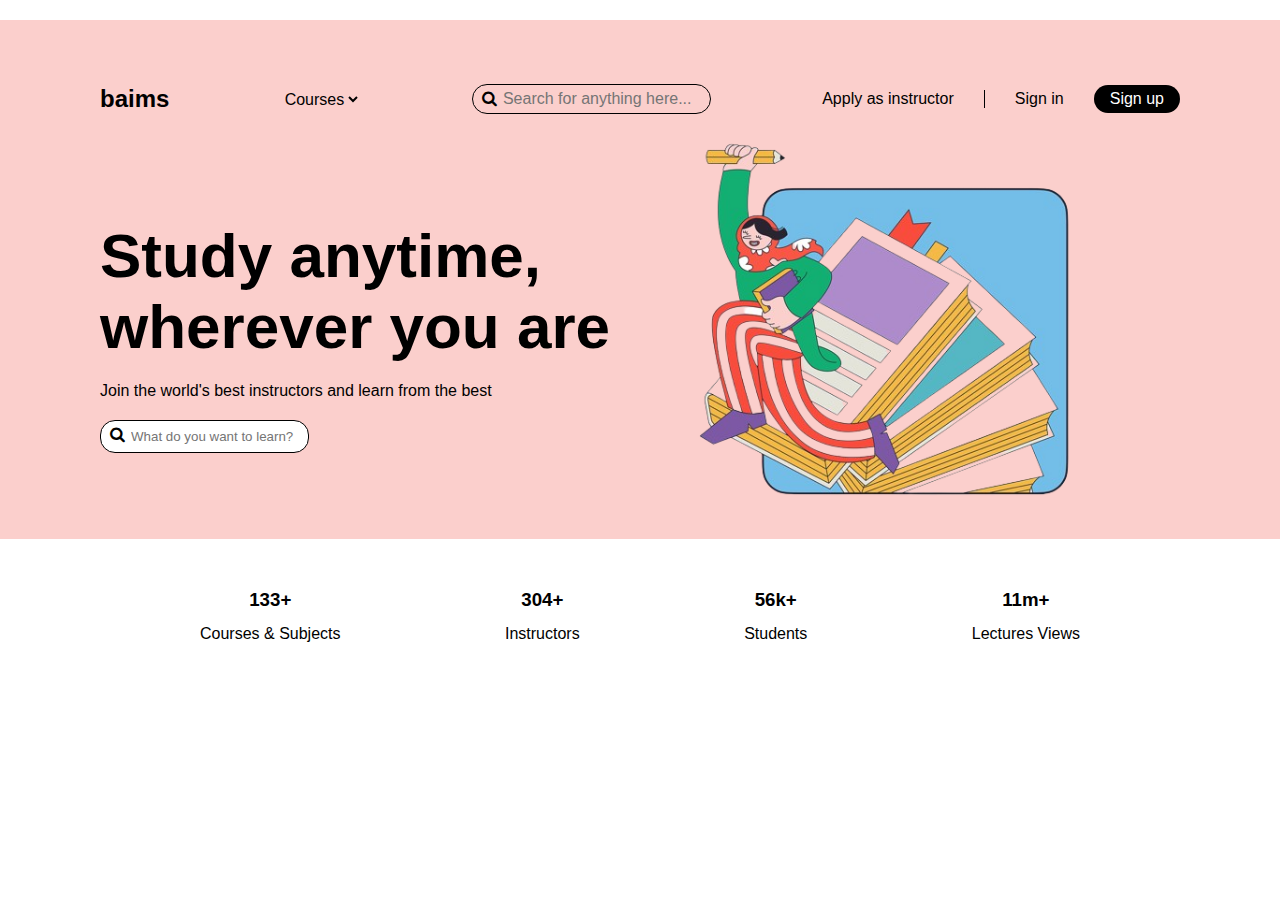
<file: index.html>
<!DOCTYPE html>
<html lang="en">

<head>
  <meta charset="UTF-8">
  <meta name="viewport" content="width=device-width, initial-scale=1.0">
  <title>Baims Learning Platform</title>
  <link rel="stylesheet" href="https://cdnjs.cloudflare.com/ajax/libs/font-awesome/4.7.0/css/font-awesome.min.css" />
  <link rel="stylesheet" href="style.css">
</head>

<body>
  <div id="backgroundcolor">
  <header id="navigation">
    <a href="#" id="logo">baims</a>
    <select name="choices" id="some_choice">
      <option value="Courses">Courses</option>
      <option value="Tasks">Trends</option>
      <option value="Todos">Apply</option>
      <option value="Latest">Latest</option>
    </select>
    <div class="nav_search">
      <input type="text" name=""  placeholder="Search for anything here..." aria-label="searching">
      <i class="fa fa-search" id="search"></i>
    </div>
    <div class="nav_buttons">
      <a href="#" id="instructor">Apply as instructor</a>
      <button id="login">Sign in</button>
      <button id="register">Sign up</button>
    </div>
  </header>
  <main>
    <section id="home">
      <div class="intro">
        <h1 class="home_title">Study anytime, wherever you are</h1>
        <p class="home_subtitle">Join the world's best instructors and learn from the best</p>
        <div class="home_search">
          <input type="text" name="" id="" placeholder="What do you want to learn?" aria-label="searching">
          <i class="fa fa-search" id="search"></i>
        </div>
      </div>
      <div class="hero_image">
        <img src="media/student.png" alt="hero image">
      </div>
    </section>
    </div>
    <section id="statistics">
      <div class="stat">
        <h3>133+</h3>
        <p>Courses & Subjects</p>
      </div>
      <div class="stat">
        <h3>304+</h3>
        <p>Instructors</p>
      </div>
      <div class="stat">
        <h3>56k+</h3>
        <p>Students</p>
      </div>
      <div class="stat">
        <h3>11m+</h3>
        <p>Lectures Views</p>
      </div>
    </section>
  </main>
</body>

</html>
</file>
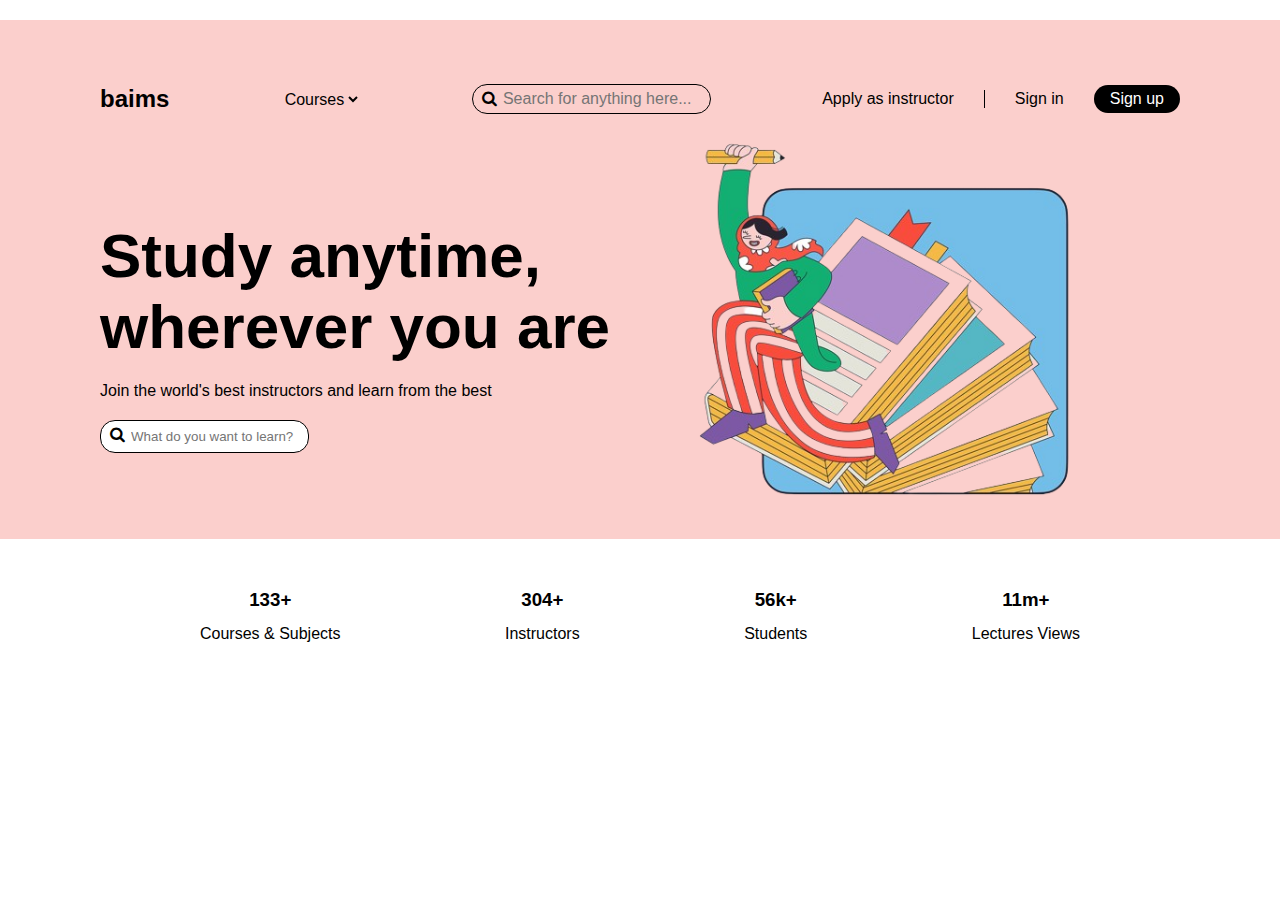
<file: test.html>
<!DOCTYPE html>
<html lang="en">

<head>
  <meta charset="UTF-8">
  <meta name="viewport" content="width=device-width, initial-scale=1.0">
  <title>Baims Learning Platform</title>
  <link rel="stylesheet" href="https://cdnjs.cloudflare.com/ajax/libs/font-awesome/4.7.0/css/font-awesome.min.css" />
  <link rel="stylesheet" href="test.css">
</head>

<body>
  <div id="backgroundcolor">
  <header id="navigation">
    <a href="#" id="logo">baims</a>
    <select name="choices" id="some_choice">
      <option value="Courses">Courses</option>
      <option value="Tasks">Trends</option>
      <option value="Todos">Apply</option>
      <option value="Latest">Latest</option>
    </select>
    <div class="nav_search">
      <input type="text" name=""  placeholder="Search for anything here..." aria-label="searching">
      <i class="fa fa-search" id="search"></i>
    </div>
    <div class="nav_buttons">
      <a href="#" id="instructor">Apply as instructor</a>
      <button id="login">Sign in</button>
      <button id="register">Sign up</button>
    </div>
  </header>
  <main>
    <section id="home">
      <div class="intro">
        <h1 class="home_title">Study anytime, wherever you are</h1>
        <p class="home_subtitle">Join the world's best instructors and learn from the best</p>
        <div class="home_search">
          <input type="text" name="" id="" placeholder="What do you want to learn?" aria-label="searching">
          <i class="fa fa-search" id="search"></i>
        </div>
      </div>
      <div class="hero_image">
        <img src="media/student.png" alt="hero image">
      </div>
    </section>
    </div>
    <section id="statistics">
      <div class="stat">
        <h3>133+</h3>
        <p>Courses & Subjects</p>
      </div>
      <div class="stat">
        <h3>304+</h3>
        <p>Instructors</p>
      </div>
      <div class="stat">
        <h3>56k+</h3>
        <p>Students</p>
      </div>
      <div class="stat">
        <h3>11m+</h3>
        <p>Lectures Views</p>
      </div>
    </section>
  </main>
</body>

</html>
</file>
<file: style.css>
* {
  padding: 0;
  margin: 0;
  box-sizing: border-box;
  font-family: sans-serif, Arial, Helvetica;
}

a {
  text-decoration: none;
}

ul {
  list-style: none;
}

#backgroundcolor {
  background-color: #fbcfcc;
  color: #000;
}

#navigation{
  padding-top: 5%;
}

header {
  display: flex;
  justify-content: space-between;
  align-items: center;
  margin: 20px 100px;
  background-color: #fbcfcc;
  color: #000;
}

header * {
  color: #000;
  font-size: 16px;
  background: transparent;
  outline: none;
  border: none;
  cursor: pointer;
}

#logo {
  font-size: 24px;
  font-weight: bold;
  color: #000;
}

.nav_search {
  position: relative;
}

.nav_search>input {
  border-radius: 15px;
  border: 1px solid #000;
  padding: 5px 0;
  padding-left: 30px;
  cursor: wait;
}

.nav_search>#search {
  position: absolute;
  left: 10px;
  top: 6px;
}

.nav_buttons {
  display: flex;
  align-items: center;
  gap: 30px;
}

#instructor {
  border-right: 1px solid #000;
  padding-right: 30px;
}

#register {
  border-radius: 15px;
  background: #000;
  color: #fff;
  padding: 5px 16px;
  cursor: pointer;
}

#home {
  display: flex;
  justify-content: space-between;
  align-items: center;
  margin: 20px 100px;
  background-color: #fbcfcc;
  color: #000;
}

#home>div {
  flex: 1;
}

.intro {
  display: flex;
  flex-direction: column;
  gap: 20px;
}

.home_title {
  font-size: 62px;
}

.home_search {
  position: relative;
}

.home_search>input {
  border-radius: 15px;
  border: 1px solid #000;
  padding: 8px 0;
  padding-left: 30px;
  cursor: wait;
}

.home_search>#search {
  position: absolute;
  left: 10px;
  top: 6px;
}

.hero_image {
  display: flex;
  justify-content: flex-end;
}

.hero_image img {
  width: 100%;
  object-fit: cover;
}

#statistics {
  background-color: #fff;
  padding: 30px 200px;
  display: flex;
  justify-content: space-between;
  align-items: center;
}

.stat {
  display: flex;
  flex-direction: column;
  align-items: center;
  gap: 14px;
}



@media (min-width: 280px) and (max-width: 435px) {

  header,
  #home {
      margin: 5px;
  }

  #navigation{
    display: flex;
    flex-direction: column;
  }

  #logo {
    font-size: 12px;
    font-weight: bold;
    color: #000;
  }
  
  .nav_search>input {
    border-radius: 10px;
    border: 1px solid #000;
    padding: 1px 0;
    padding-left: 4px;
    cursor: wait;
    text-align: center;
    font-size: 8px;

  }

  .nav_search {
    
    padding: 2px 5px;
    text-size-adjust: 5px;
  }

  .nav_buttons {
    gap: 2px;
    display: flex;
    flex-direction: column;
  }
  #home_title{
    font-size: 6px;
  }

 #search{
 font-size: 8px;
 margin-top: 2%;

}
  #register {
    border-radius: 6px;
    background: #000;
    color: #fff;
    font-size: 9px;
    padding: 3px 6px;
    cursor: pointer;
  }

  #login{
    font-size: 9px;
  }

  #some_choice{
    font-size: 9px;
  }

  #instructor {
      border-right: 1px solid #000;
      padding-right: 2px;
      font-size: 9px;
  }

  #home {
      flex-direction: column;
      gap: 5px;
  }

  .home_title {
    font-size: 13px;
  }

  .home_subtitle{
    font-size: 11px;
  }
  
  .intro {
      align-items: center;
      text-align: center;
      margin-top: 5px;
  }

  .hero_image {
      display: flex;
      justify-content: center;
      align-items: center;
  }

  .home_title {
      font-size: 18px;
  }

  #statistics {
      padding: 5px;
      flex-wrap: wrap;
      font-size: 8px;
      gap: 2%;
  }

}


@media (min-width: 436px) and (max-width: 768px) {

  header,
  #home {
      margin: 10px;
  }

  .nav_search {
      display: none;
  }

  .nav_buttons {
      gap: 5px;
  }

  #instructor {
      border-right: 1px solid #000;
      padding-right: 5px;
  }

  #home {
      flex-direction: column;
      gap: 20px;
  }

  .intro {
      align-items: center;
      text-align: center;
      margin-top: 20px;
  }

  .hero_image {
      display: flex;
      justify-content: center;
      align-items: center;
  }

  .home_title {
      font-size: 48px;
  }

  #statistics {
      padding: 20px;
      flex-wrap: wrap;
  }
}

@media (min-width:769px) and (max-width:912px) {

 header,
  #home {
      margin: 10px;
  }

  .nav_search {
      display: none;
  }

  .nav_buttons {
      gap: 5px;
  }

  #instructor {
      border-right: 1px solid #000;
      padding-right: 5px;
  }

  #home {
      flex-direction: column;
      gap: 20px;
  }

  .intro {
      align-items: center;
      text-align: center;
      margin-top: 20px;
  }

  .hero_image {
      display: flex;
      justify-content: center;
      align-items: center;
  }

  .home_title {
      font-size: 48px;
  }

  #statistics {
      padding: 20px;
      flex-wrap: wrap;
  }
  
}


@media (min-width:913px) and (max-width:1280px) {

  * {
    padding: 0;
    margin: 0;
    box-sizing: border-box;
    font-family: sans-serif, Arial, Helvetica;
  }
  
  a {
    text-decoration: none;
  }
  
  ul {
    list-style: none;
  }
  
  #backgroundcolor {
    background-color: #fbcfcc;
    color: #000;
  }
  
  #navigation{
    padding-top: 5%;
  }
  
  header {
    display: flex;
    justify-content: space-between;
    align-items: center;
    margin: 20px 100px;
    background-color: #fbcfcc;
    color: #000;
  }
  
  header * {
    color: #000;
    font-size: 16px;
    background: transparent;
    outline: none;
    border: none;
    cursor: pointer;
  }
  
  #logo {
    font-size: 24px;
    font-weight: bold;
    color: #000;
  }
  
  .nav_search {
    position: relative;
  }
  
  .nav_search>input {
    border-radius: 15px;
    border: 1px solid #000;
    padding: 5px 0;
    padding-left: 30px;
    cursor: wait;
  }
  
  .nav_search>#search {
    position: absolute;
    left: 10px;
    top: 6px;
  }
  
  .nav_buttons {
    display: flex;
    align-items: center;
    gap: 30px;
  }
  
  #instructor {
    border-right: 1px solid #000;
    padding-right: 30px;
  }
  
  #register {
    border-radius: 15px;
    background: #000;
    color: #fff;
    padding: 5px 16px;
    cursor: pointer;
  }
  
  #home {
    display: flex;
    justify-content: space-between;
    align-items: center;
    margin: 20px 100px;
    background-color: #fbcfcc;
    color: #000;
  }
  
  #home>div {
    flex: 1;
  }
  
  .intro {
    display: flex;
    flex-direction: column;
    gap: 20px;
  }
  
  .home_title {
    font-size: 62px;
  }
  
  .home_search {
    position: relative;
  }
  
  .home_search>input {
    border-radius: 15px;
    border: 1px solid #000;
    padding: 8px 0;
    padding-left: 30px;
    cursor: wait;
  }
  
  .home_search>#search {
    position: absolute;
    left: 10px;
    top: 6px;
  }
  
  .hero_image {
    display: flex;
    justify-content: flex-end;
  }
  
  .hero_image img {
    width: 100%;
    object-fit: cover;
  }
  
  #statistics {
    background-color: #fff;
    padding: 30px 200px;
    display: flex;
    justify-content: space-between;
    align-items: center;
  }
  
  .stat {
    display: flex;
    flex-direction: column;
    align-items: center;
    gap: 14px;
  }
  
  
}
</file>
<file: test.css>
* {
  padding: 0;
  margin: 0;
  box-sizing: border-box;
  font-family: sans-serif, Arial, Helvetica;
}

a {
  text-decoration: none;
}

ul {
  list-style: none;
}

#backgroundcolor {
  background-color: #fbcfcc;
  color: #000;
}

#navigation{
  padding-top: 5%;
}

header {
  display: flex;
  justify-content: space-between;
  align-items: center;
  margin: 20px 100px;
  background-color: #fbcfcc;
  color: #000;
}

header * {
  color: #000;
  font-size: 16px;
  background: transparent;
  outline: none;
  border: none;
  cursor: pointer;
}

#logo {
  font-size: 24px;
  font-weight: bold;
  color: #000;
}

.nav_search {
  position: relative;
}

.nav_search>input {
  border-radius: 15px;
  border: 1px solid #000;
  padding: 5px 0;
  padding-left: 30px;
  cursor: wait;
}

.nav_search>#search {
  position: absolute;
  left: 10px;
  top: 6px;
}

.nav_buttons {
  display: flex;
  align-items: center;
  gap: 30px;
}

#instructor {
  border-right: 1px solid #000;
  padding-right: 30px;
}

#register {
  border-radius: 15px;
  background: #000;
  color: #fff;
  padding: 5px 16px;
  cursor: pointer;
}

#home {
  display: flex;
  justify-content: space-between;
  align-items: center;
  margin: 20px 100px;
  background-color: #fbcfcc;
  color: #000;
}

#home>div {
  flex: 1;
}

.intro {
  display: flex;
  flex-direction: column;
  gap: 20px;
}

.home_title {
  font-size: 62px;
}

.home_search {
  position: relative;
}

.home_search>input {
  border-radius: 15px;
  border: 1px solid #000;
  padding: 8px 0;
  padding-left: 30px;
  cursor: wait;
}

.home_search>#search {
  position: absolute;
  left: 10px;
  top: 6px;
}

.hero_image {
  display: flex;
  justify-content: flex-end;
}

.hero_image img {
  width: 100%;
  object-fit: cover;
}

#statistics {
  background-color: #fff;
  padding: 30px 200px;
  display: flex;
  justify-content: space-between;
  align-items: center;
}

.stat {
  display: flex;
  flex-direction: column;
  align-items: center;
  gap: 14px;
}



@media (min-width: 280px) and (max-width: 435px) {

  header,
  #home {
      margin: 5px;
  }

  #navigation{
    display: flex;
    flex-direction: column;
  }

  #logo {
    font-size: 12px;
    font-weight: bold;
    color: #000;
  }
  
  .nav_search>input {
    border-radius: 10px;
    border: 1px solid #000;
    padding: 1px 0;
    padding-left: 4px;
    cursor: wait;
    text-align: center;
    font-size: 8px;

  }

  .nav_search {
    
    padding: 2px 5px;
    text-size-adjust: 5px;
  }

  .nav_buttons {
    gap: 2px;
    display: flex;
    flex-direction: column;
  }
  #home_title{
    font-size: 6px;
  }

 #search{
 font-size: 8px;
 margin-top: 2%;

}
  #register {
    border-radius: 6px;
    background: #000;
    color: #fff;
    font-size: 9px;
    padding: 3px 6px;
    cursor: pointer;
  }

  #login{
    font-size: 9px;
  }

  #some_choice{
    font-size: 9px;
  }

  #instructor {
      border-right: 1px solid #000;
      padding-right: 2px;
      font-size: 9px;
  }

  #home {
      flex-direction: column;
      gap: 5px;
  }

  .home_title {
    font-size: 13px;
  }

  .home_subtitle{
    font-size: 11px;
  }
  
  .intro {
      align-items: center;
      text-align: center;
      margin-top: 5px;
  }

  .hero_image {
      display: flex;
      justify-content: center;
      align-items: center;
  }

  .home_title {
      font-size: 18px;
  }

  #statistics {
      padding: 5px;
      flex-wrap: wrap;
      font-size: 8px;
      gap: 2%;
  }

}


@media (min-width: 436px) and (max-width: 768px) {

  header,
  #home {
      margin: 10px;
  }

  .nav_search {
      display: none;
  }

  .nav_buttons {
      gap: 5px;
  }

  #instructor {
      border-right: 1px solid #000;
      padding-right: 5px;
  }

  #home {
      flex-direction: column;
      gap: 20px;
  }

  .intro {
      align-items: center;
      text-align: center;
      margin-top: 20px;
  }

  .hero_image {
      display: flex;
      justify-content: center;
      align-items: center;
  }

  .home_title {
      font-size: 48px;
  }

  #statistics {
      padding: 20px;
      flex-wrap: wrap;
  }
}

@media (min-width:769px) and (max-width:912px) {

 header,
  #home {
      margin: 10px;
  }

  .nav_search {
      display: none;
  }

  .nav_buttons {
      gap: 5px;
  }

  #instructor {
      border-right: 1px solid #000;
      padding-right: 5px;
  }

  #home {
      flex-direction: column;
      gap: 20px;
  }

  .intro {
      align-items: center;
      text-align: center;
      margin-top: 20px;
  }

  .hero_image {
      display: flex;
      justify-content: center;
      align-items: center;
  }

  .home_title {
      font-size: 48px;
  }

  #statistics {
      padding: 20px;
      flex-wrap: wrap;
  }
  
}


@media (min-width:913px) and (max-width:1280px) {

  * {
    padding: 0;
    margin: 0;
    box-sizing: border-box;
    font-family: sans-serif, Arial, Helvetica;
  }
  
  a {
    text-decoration: none;
  }
  
  ul {
    list-style: none;
  }
  
  #backgroundcolor {
    background-color: #fbcfcc;
    color: #000;
  }
  
  #navigation{
    padding-top: 5%;
  }
  
  header {
    display: flex;
    justify-content: space-between;
    align-items: center;
    margin: 20px 100px;
    background-color: #fbcfcc;
    color: #000;
  }
  
  header * {
    color: #000;
    font-size: 16px;
    background: transparent;
    outline: none;
    border: none;
    cursor: pointer;
  }
  
  #logo {
    font-size: 24px;
    font-weight: bold;
    color: #000;
  }
  
  .nav_search {
    position: relative;
  }
  
  .nav_search>input {
    border-radius: 15px;
    border: 1px solid #000;
    padding: 5px 0;
    padding-left: 30px;
    cursor: wait;
  }
  
  .nav_search>#search {
    position: absolute;
    left: 10px;
    top: 6px;
  }
  
  .nav_buttons {
    display: flex;
    align-items: center;
    gap: 30px;
  }
  
  #instructor {
    border-right: 1px solid #000;
    padding-right: 30px;
  }
  
  #register {
    border-radius: 15px;
    background: #000;
    color: #fff;
    padding: 5px 16px;
    cursor: pointer;
  }
  
  #home {
    display: flex;
    justify-content: space-between;
    align-items: center;
    margin: 20px 100px;
    background-color: #fbcfcc;
    color: #000;
  }
  
  #home>div {
    flex: 1;
  }
  
  .intro {
    display: flex;
    flex-direction: column;
    gap: 20px;
  }
  
  .home_title {
    font-size: 62px;
  }
  
  .home_search {
    position: relative;
  }
  
  .home_search>input {
    border-radius: 15px;
    border: 1px solid #000;
    padding: 8px 0;
    padding-left: 30px;
    cursor: wait;
  }
  
  .home_search>#search {
    position: absolute;
    left: 10px;
    top: 6px;
  }
  
  .hero_image {
    display: flex;
    justify-content: flex-end;
  }
  
  .hero_image img {
    width: 100%;
    object-fit: cover;
  }
  
  #statistics {
    background-color: #fff;
    padding: 30px 200px;
    display: flex;
    justify-content: space-between;
    align-items: center;
  }
  
  .stat {
    display: flex;
    flex-direction: column;
    align-items: center;
    gap: 14px;
  }
  
  
}
</file>
